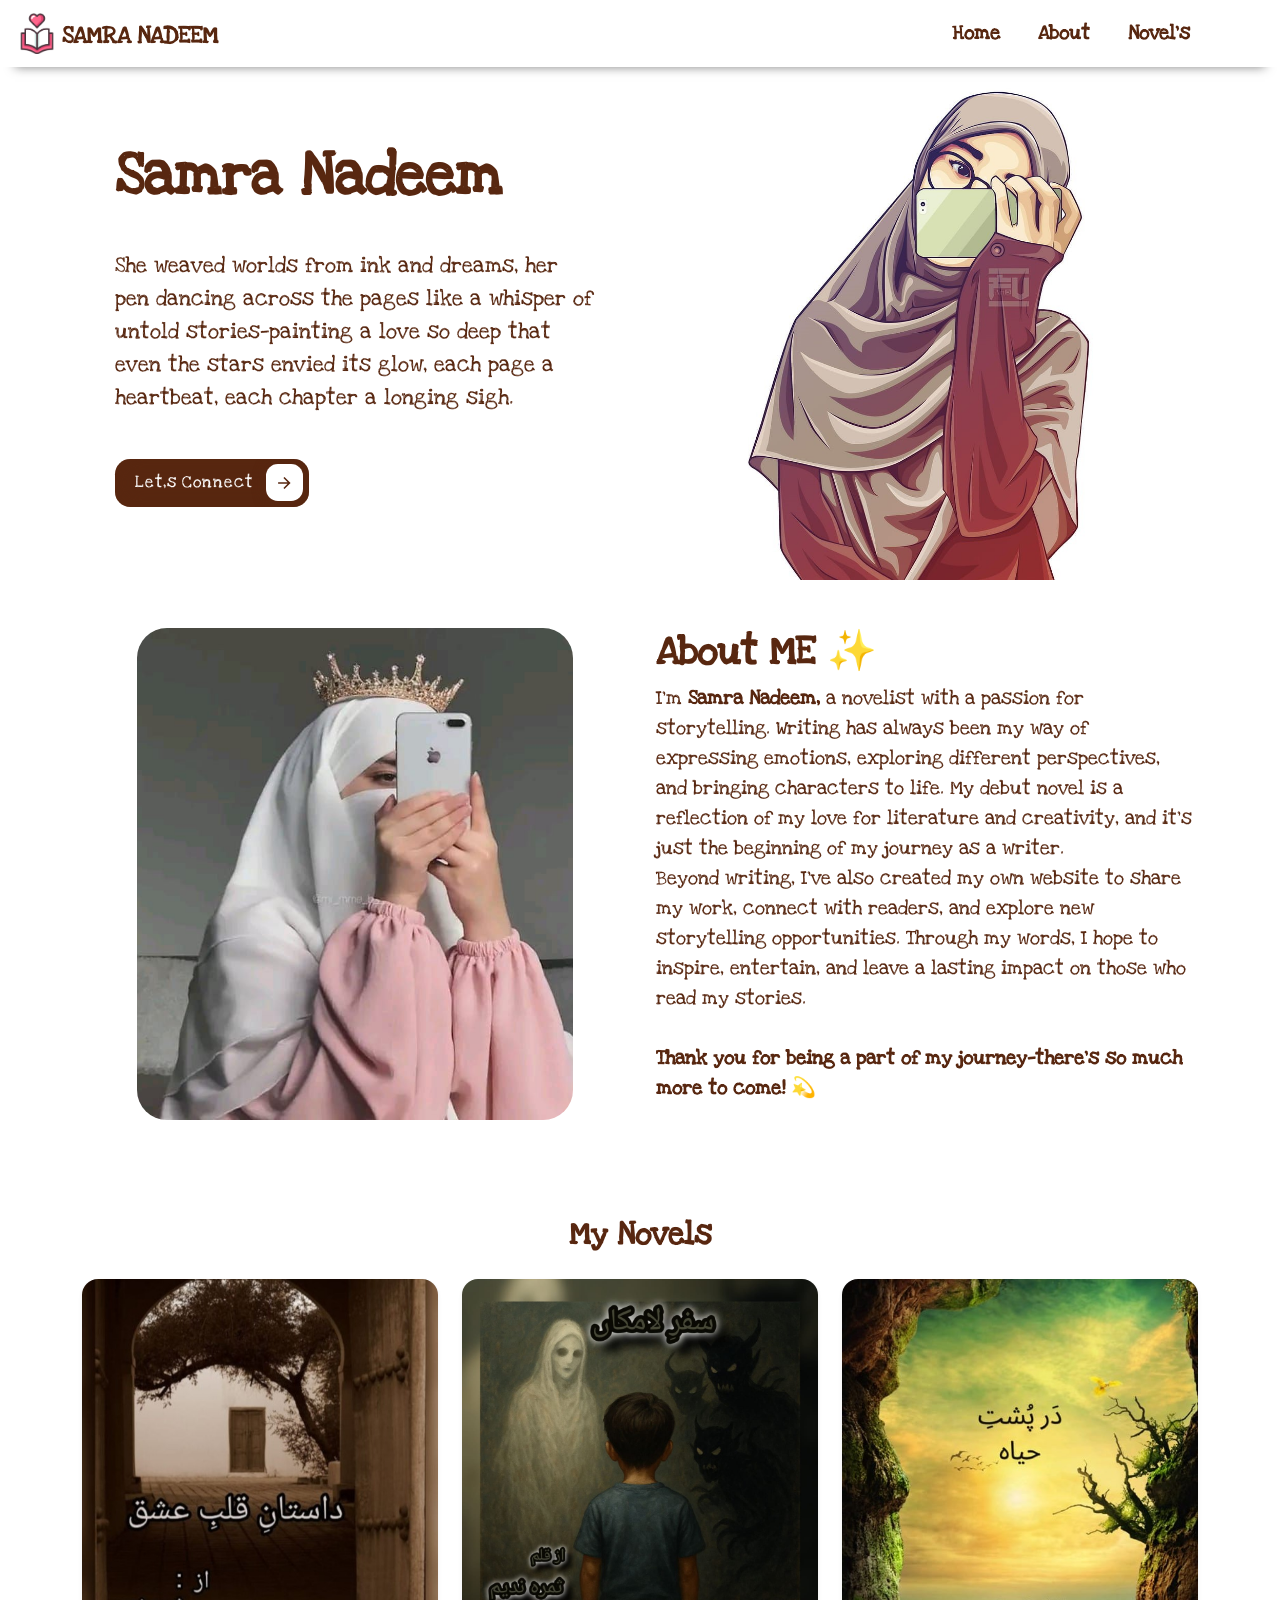
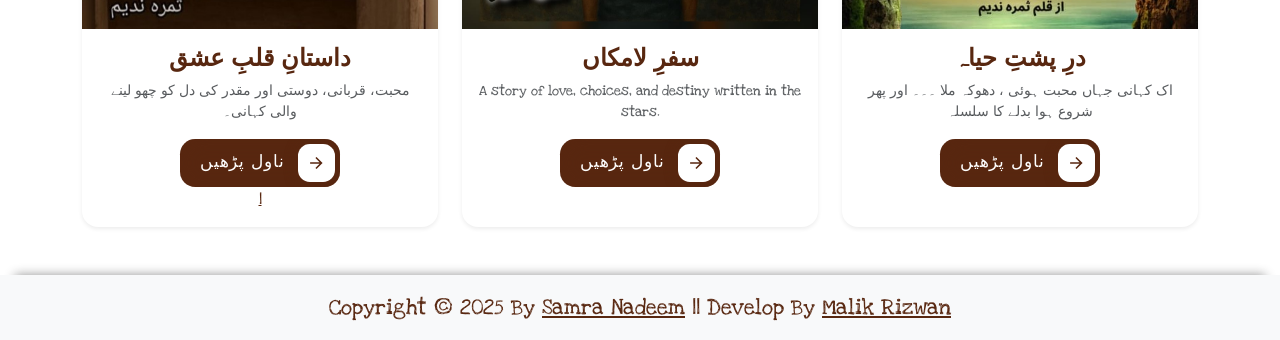
<file: index.html>
<!DOCTYPE html>
<html lang="en">

<head>
    <meta charset="UTF-8">
    <meta name="viewport" content="width=device-width, initial-scale=1.0">
    <title>Samra Nadeem</title>
    <link rel="icon" type="image/x-icon" href="/img/book_5792288.png">
    <link href="https://cdn.jsdelivr.net/npm/bootstrap@5.3.3/dist/css/bootstrap.min.css" rel="stylesheet"
        integrity="sha384-QWTKZyjpPEjISv5WaRU9OFeRpok6YctnYmDr5pNlyT2bRjXh0JMhjY6hW+ALEwIH" crossorigin="anonymous">
    <script src="https://cdn.jsdelivr.net/npm/bootstrap@5.3.3/dist/js/bootstrap.bundle.min.js"
        integrity="sha384-YvpcrYf0tY3lHB60NNkmXc5s9fDVZLESaAA55NDzOxhy9GkcIdslK1eN7N6jIeHz"
        crossorigin="anonymous"></script>

    <link rel="stylesheet" href="style.css">
    <link rel="preconnect" href="https://fonts.googleapis.com">
    <link rel="preconnect" href="https://fonts.gstatic.com" crossorigin>
    <link
        href="https://fonts.googleapis.com/css2?family=David+Libre:wght@400;500;700&family=Inter:ital,opsz,wght@0,14..32,100..900;1,14..32,100..900&family=Love+Ya+Like+A+Sister&family=Plus+Jakarta+Sans:ital,wght@0,200..800;1,200..800&display=swap"
        rel="stylesheet">
</head>


<body>
    <nav class="navbar navbar-expand-md sticky-top">
        <div class="container-fluid">
            <a class="navbar-brand d-flex align-items-end" href="#">
                <img src="img/book_5792288.png" width="50px" alt=""> SAMRA NADEEM
            </a>
            <button class="navbar-toggler" type="button" data-bs-toggle="collapse" data-bs-target="#navbarNavAltMarkup"
                aria-controls="navbarNavAltMarkup" aria-expanded="false" aria-label="Toggle navigation">
                <span class="navbar-toggler-icon"></span>
            </button>
            <div class="collapse navbar-collapse justify-content-end pe-5" id="navbarNavAltMarkup">
                <div class="navbar-nav">
                    <a class="nav-link active" aria-current="page" href="#hero">Home</a>
                    <a class="nav-link" href="#about">About</a>
                    <a class="nav-link" href="#novels">Novel's</a>
                </div>
            </div>
        </div>
    </nav>
    <section class="container-fluid container-lg hero" id="hero">
        <div class="">
            <div class="row d-flex flex-column-reverse flex-md-row">
                <div class="col-12 col-md-6 hero-data">
                    <h2>
                        Samra Nadeem
                    </h2>
                    <p>
                        She weaved worlds from ink and dreams, her pen dancing across the pages like a whisper of untold
                        stories—painting a love so deep that even the stars envied its glow, each page a heartbeat, each
                        chapter a
                        longing sigh.
                    </p>
                    <a href="https://www.instagram.com/samranadeem_official?igsh=d202dnN3azFuOWMz">
                        <button class="cssbuttons-io-button">
                            Let,s Connect
                            <div class="icon">
                                <svg height="24" width="24" viewBox="0 0 24 24" xmlns="http://www.w3.org/2000/svg">
                                    <path d="M0 0h24v24H0z" fill="none"></path>
                                    <path
                                        d="M16.172 11l-5.364-5.364 1.414-1.414L20 12l-7.778 7.778-1.414-1.414L16.172 13H4v-2z"
                                        fill="currentColor"></path>
                                </svg>
                            </div>
                        </button>
                    </a>
                </div>
                <div class="col-12 col-md-6 text-center">
                    <img src="img/hero sec2.jpg" width="80%" alt="">
                </div>
            </div>
        </div>
    </section>

    <div class="about container-fluid container-lg py-3 py-md-5" id="about">
        <div class="row">
            <div class="col-12 col-md-6 text-center">
                <img src="img/about.jpeg" alt="">
            </div>
            <div class="col-12 col-md-6 d-flex flex-column justify-content-center px-3 ">
                <h3>
                    About ME &#10024;
                </h3>
                <p>I'm <b> Samra Nadeem,</b> a novelist with a passion for storytelling. Writing has always been my way
                    of
                    expressing
                    emotions, exploring different perspectives, and bringing characters to life. My debut novel is a
                    reflection of
                    my love for literature and creativity, and it's just the beginning of my journey as a writer.
                    <br>
                    Beyond writing, I’ve also created my own website to share my work, connect with readers, and explore
                    new
                    storytelling opportunities. Through my words, I hope to inspire, entertain, and leave a lasting
                    impact on
                    those who read my stories.
                    <br>
                    <br>
                    <b>
                        Thank you for being a part of my journey—there’s so much more to come! 💫</b>
                </p>
            </div>
        </div>
    </div>
    <div class="container-fluid container-lg py-5" id="novels">
        <h2 class="text-center mb-4" style="font-weight:700;">My Novels</h2>

        <div class="row g-4">

            <!-- Novel 1 -->
            <div class="col-12 col-md-4">
                <div class="card  shadow-sm border-0 rounded-4 h-100">
                    <img src="img/novel1.jpg" class="card-img-top rounded-top-4"
                        style="height:350px; object-fit:cover;">
                    <div class="card-body text-center">
                        <h4 class="fw-bold">داستانِ قلبِ عشق</h4>
                        <p class="text-muted small">
                            محبت، قربانی، دوستی اور مقدر کی دل کو چھو لینے والی کہانی۔
                        </p>
                        <a href="./Dastan-e_Ishq.html">
                            <button class="cssbuttons-io-button m-auto">
                                ناول پڑھیں
                                <div class="icon">
                                    <svg height="24" width="24" viewBox="0 0 24 24" xmlns="http://www.w3.org/2000/svg">
                                        <path d="M0 0h24v24H0z" fill="none"></path>
                                        <path
                                            d="M16.172 11l-5.364-5.364 1.414-1.414L20 12l-7.778 7.778-1.414-1.414L16.172 13H4v-2z"
                                            fill="currentColor"></path>
                                    </svg>
                                </div>
                            </button>|
                        </a>
                    </div>
                </div>
            </div>

            <!-- Novel 2 -->
            <div class="col-12 col-md-4">
                <div class="card shadow-sm border-0 rounded-4 h-100">
                    <img src="./img/Safar-e-La-Makan.jpg" class="card-img-top rounded-top-4"
                        style="height:350px; object-fit:cover;">
                    <div class="card-body text-center">
                        <h4 class="fw-bold">سفرِ لامکاں</h4>
                        <p class="text-muted small">
                            A story of love, choices, and destiny written in the stars.
                        </p>
                        <a href="/Safar-e-lamahak.html">
                            <button class="cssbuttons-io-button m-auto">
                                ناول پڑھیں
                                <div class="icon">
                                    <svg height="24" width="24" viewBox="0 0 24 24" xmlns="http://www.w3.org/2000/svg">
                                        <path d="M0 0h24v24H0z" fill="none"></path>
                                        <path
                                            d="M16.172 11l-5.364-5.364 1.414-1.414L20 12l-7.778 7.778-1.414-1.414L16.172 13H4v-2z"
                                            fill="currentColor"></path>
                                    </svg>
                                </div>
                            </button>
                        </a>
                    </div>
                </div>
            </div>

            <!-- Novel 3 -->
            <div class="col-12 col-md-4">
                <div class="card shadow-sm border-0 rounded-4 h-100">
                    <img src="./img/dar-push haya.jpg" class="card-img-top rounded-top-4"
                        style="height:350px; object-fit:cover;">
                    <div class="card-body text-center">
                        <h4 class="fw-bold">درِ پشتِ حیاہ</h4>
                        <p class="text-muted small">
                            اک کہانی جہاں محبت ہوئی ، دھوکہ ملا ۔۔۔ اور پھر شروع ہوا بدلے کا سلسلہ
                        </p>
                        <a href="/Dar-e-Pusht.html">
                            <button class="cssbuttons-io-button m-auto">
                                ناول پڑھیں
                                <div class="icon">
                                    <svg height="24" width="24" viewBox="0 0 24 24" xmlns="http://www.w3.org/2000/svg">
                                        <path d="M0 0h24v24H0z" fill="none"></path>
                                        <path
                                            d="M16.172 11l-5.364-5.364 1.414-1.414L20 12l-7.778 7.778-1.414-1.414L16.172 13H4v-2z"
                                            fill="currentColor"></path>
                                    </svg>
                                </div>
                            </button>
                        </a>
                    </div>
                </div>
            </div>

        </div>
    </div>


    <!-- <section class="container-fluid container-lg novel1 text-center pb-5 " id="novel1">
        <iframe class="pdf" src="https://drive.google.com/file/d/1pfkQuyem9XzbPC809JdVNKX9_Ne6E4vK/preview">
        </iframe>

        <a href="img/novel1.pdf">
            <button class="cssbuttons-io-button2 my-3">
                <svg xmlns="http://www.w3.org/2000/svg" viewBox="0 0 24 24" width="24" height="24">
                    <path fill="none" d="M0 0h24v24H0z"></path>
                    <path fill="currentColor"
                        d="M1 14.5a6.496 6.496 0 0 1 3.064-5.519 8.001 8.001 0 0 1 15.872 0 6.5 6.5 0 0 1-2.936 12L7 21c-3.356-.274-6-3.078-6-6.5zm15.848 4.487a4.5 4.5 0 0 0 2.03-8.309l-.807-.503-.12-.942a6.001 6.001 0 0 0-11.903 0l-.12.942-.805.503a4.5 4.5 0 0 0 2.029 8.309l.173.013h9.35l.173-.013zM13 12h3l-4 5-4-5h3V8h2v4z">
                    </path>
                </svg>
                <span>Download</span>
            </button>
        </a>
    </section> -->

    <footer class="bg-body-tertiary text-center py-3">
        Copyright &#169; 2025 By <a href="https://www.instagram.com/samranadeem_official?igsh=d202dnN3azFuOWMz">Samra
            Nadeem</a> || Develop By <a href="https://malik-rizwan0.github.io/Portfolio-Website/">Malik Rizwan</a>
    </footer>
</body>

</html>
</file>
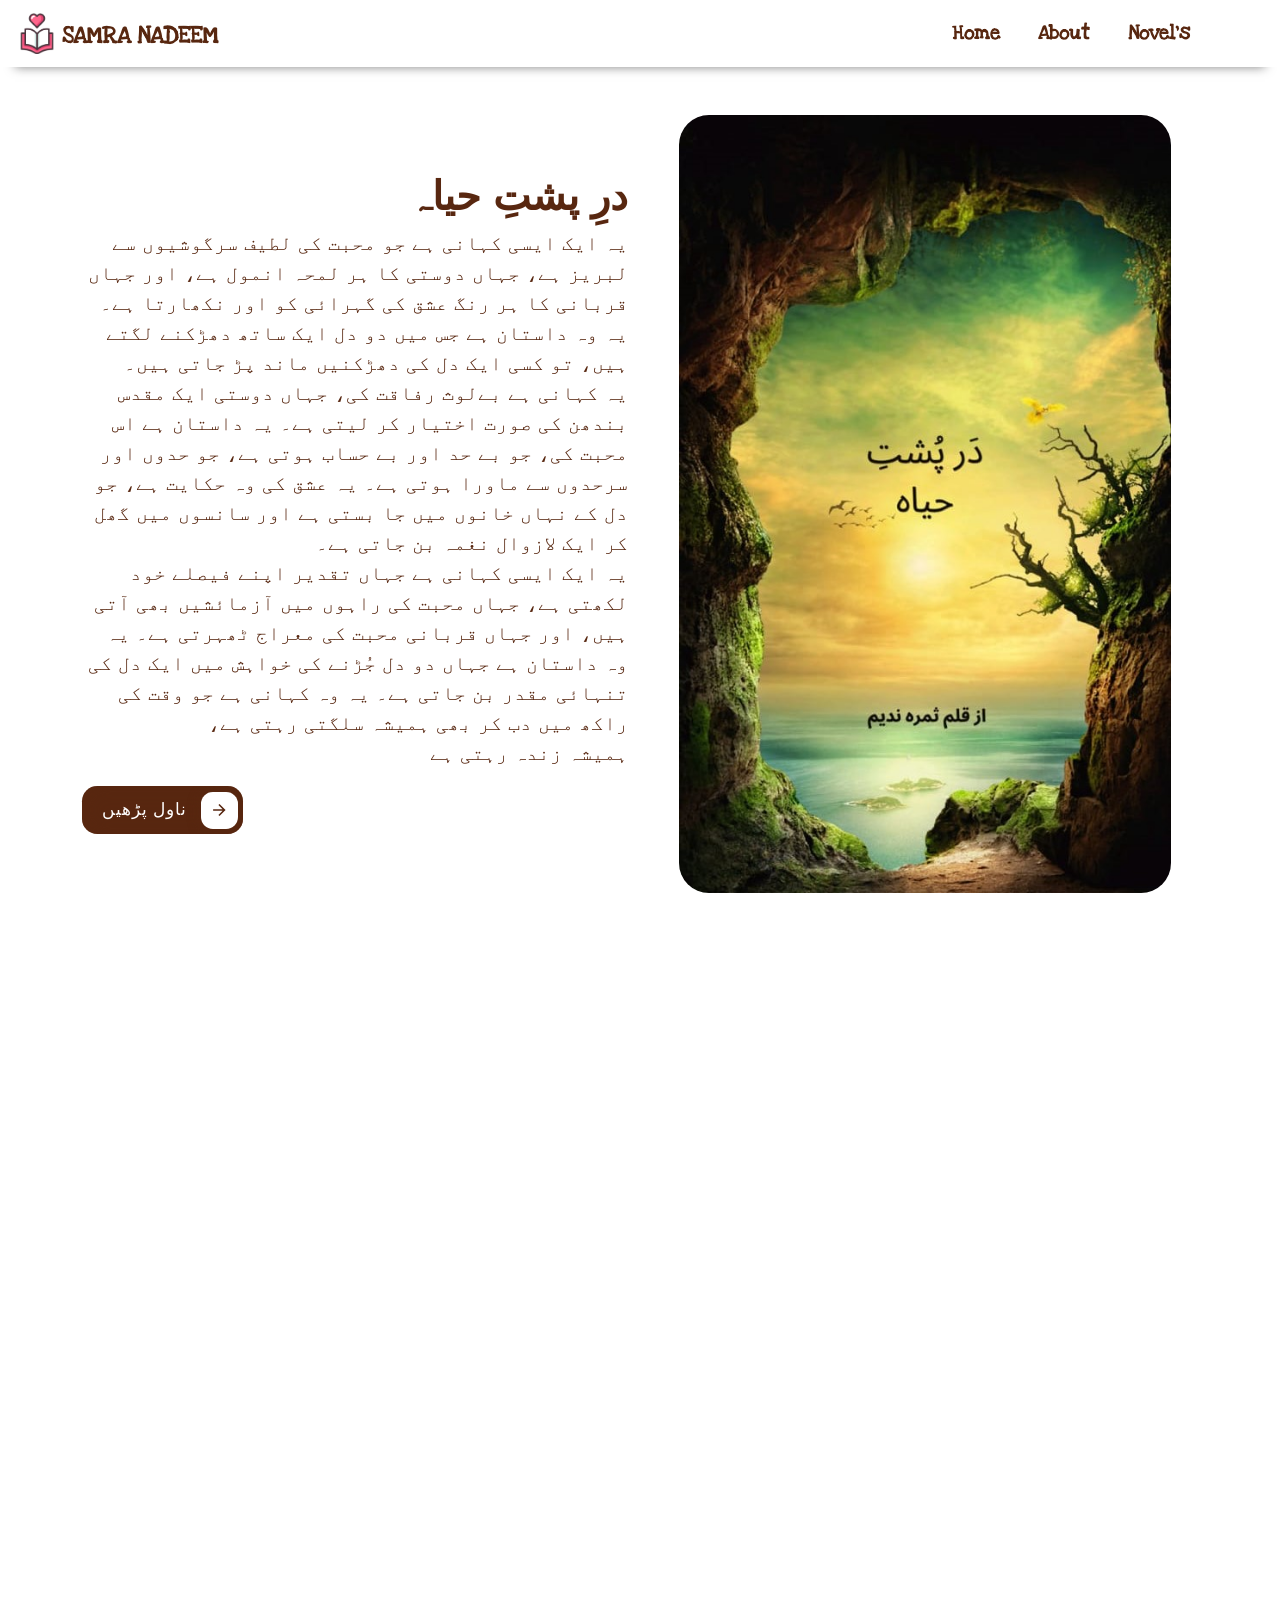
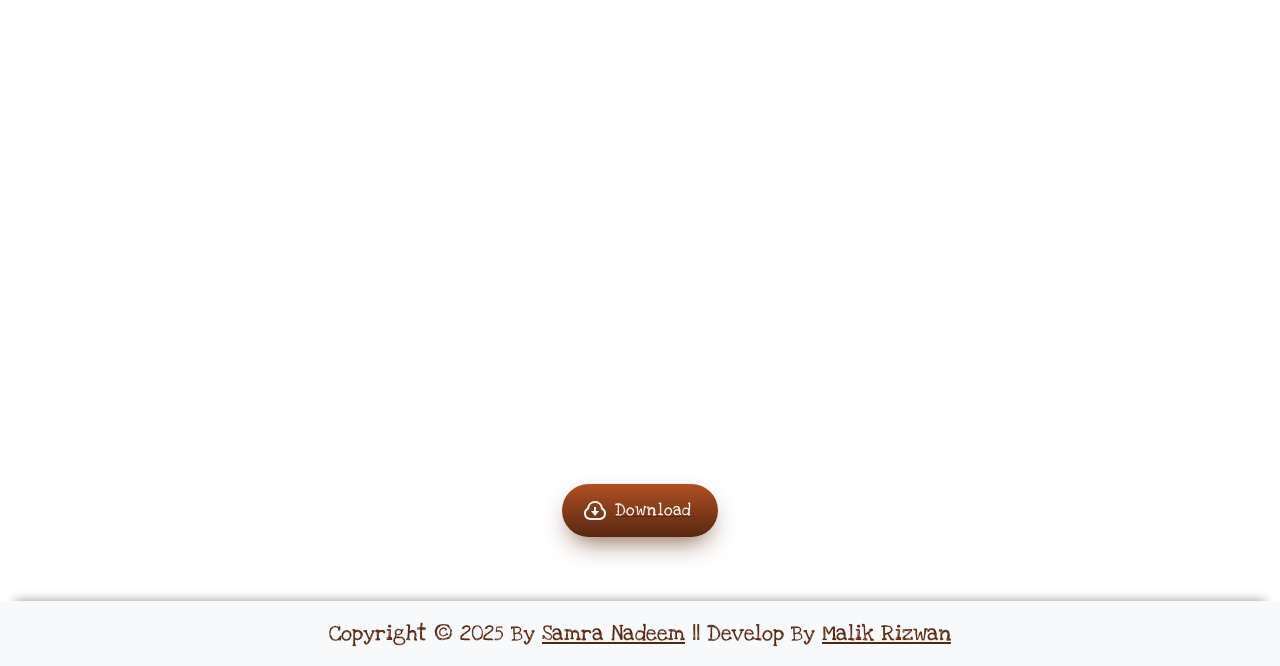
<file: Dar-e-Pusht.html>
<!DOCTYPE html>
<html lang="en">

<head>
  <meta charset="UTF-8">
  <meta name="viewport" content="width=device-width, initial-scale=1.0">
  <title>Samra Nadeem</title>
  <link rel="icon" type="image/x-icon" href="/img/book_5792288.png">
  <link href="https://cdn.jsdelivr.net/npm/bootstrap@5.3.3/dist/css/bootstrap.min.css" rel="stylesheet"
    integrity="sha384-QWTKZyjpPEjISv5WaRU9OFeRpok6YctnYmDr5pNlyT2bRjXh0JMhjY6hW+ALEwIH" crossorigin="anonymous">
  <script src="https://cdn.jsdelivr.net/npm/bootstrap@5.3.3/dist/js/bootstrap.bundle.min.js"
    integrity="sha384-YvpcrYf0tY3lHB60NNkmXc5s9fDVZLESaAA55NDzOxhy9GkcIdslK1eN7N6jIeHz"
    crossorigin="anonymous"></script>

  <link rel="stylesheet" href="style.css">
  <link rel="preconnect" href="https://fonts.googleapis.com">
  <link rel="preconnect" href="https://fonts.gstatic.com" crossorigin>
  <link
    href="https://fonts.googleapis.com/css2?family=David+Libre:wght@400;500;700&family=Inter:ital,opsz,wght@0,14..32,100..900;1,14..32,100..900&family=Love+Ya+Like+A+Sister&family=Plus+Jakarta+Sans:ital,wght@0,200..800;1,200..800&display=swap"
    rel="stylesheet">
</head>

<body>
  <nav class="navbar navbar-expand-md sticky-top">
    <div class="container-fluid">
      <a class="navbar-brand d-flex align-items-end" href="#">
        <img src="img/book_5792288.png" width="50px" alt=""> SAMRA NADEEM
      </a>
      <button class="navbar-toggler" type="button" data-bs-toggle="collapse" data-bs-target="#navbarNavAltMarkup"
        aria-controls="navbarNavAltMarkup" aria-expanded="false" aria-label="Toggle navigation">
        <span class="navbar-toggler-icon"></span>
      </button>
      <div class="collapse navbar-collapse justify-content-end pe-5" id="navbarNavAltMarkup">
        <div class="navbar-nav">
          <a class="nav-link active" aria-current="page" href="#hero">Home</a>
          <a class="nav-link" href="#about">About</a>
          <a class="nav-link" href="#novels">Novel's</a>
        </div>
      </div>
    </div>
  </nav>
  <div class="container-fluid container-lg py-3 py-md-5 novels" id="novels">
    <div class="novel">
      <div class="row d-flex flex-column-reverse flex-md-row">
        <div class="col-12 col-md-6 text-end d-flex flex-column justify-content-center ">
          <h3>درِ پشتِ حیاہ</h3>
          <p>

            یہ ایک ایسی کہانی ہے جو محبت کی لطیف سرگوشیوں سے لبریز ہے، جہاں دوستی کا ہر لمحہ انمول ہے، اور جہاں قربانی
            کا ہر رنگ عشق کی گہرائی کو اور نکھارتا ہے۔ یہ وہ داستان ہے جس میں دو دل ایک ساتھ دھڑکنے لگتے ہیں، تو کسی ایک
            دل کی دھڑکنیں ماند پڑ جاتی ہیں۔
            <br>
            یہ کہانی ہے بےلوث رفاقت کی، جہاں دوستی ایک مقدس بندھن کی صورت اختیار کر لیتی ہے۔ یہ داستان ہے اس محبت کی، جو
            بے حد اور بے حساب ہوتی ہے، جو حدوں اور سرحدوں سے ماورا ہوتی ہے۔ یہ عشق کی وہ حکایت ہے، جو دل کے نہاں خانوں
            میں جا بستی ہے اور سانسوں میں گھل کر ایک لازوال نغمہ بن جاتی ہے۔
            <br>
            یہ ایک ایسی کہانی ہے جہاں تقدیر اپنے فیصلے خود لکھتی ہے، جہاں محبت کی راہوں میں آزمائشیں بھی آتی ہیں، اور
            جہاں قربانی محبت کی معراج ٹھہرتی ہے۔ یہ وہ داستان ہے جہاں دو دل جُڑنے کی خواہش میں ایک دل کی تنہائی مقدر بن
            جاتی ہے۔ یہ وہ کہانی ہے جو وقت کی راکھ میں دب کر بھی ہمیشہ سلگتی رہتی ہے، ہمیشہ زندہ رہتی ہے
          </p>
          <a href="#novel1" class="">
            <button class="cssbuttons-io-button">
              <div class="icon">
                <svg height="24" width="24" viewBox="0 0 24 24" xmlns="http://www.w3.org/2000/svg">
                  <path d="M0 0h24v24H0z" fill="none"></path>
                  <path d="M16.172 11l-5.364-5.364 1.414-1.414L20 12l-7.778 7.778-1.414-1.414L16.172 13H4v-2z"
                    fill="currentColor"></path>
                </svg>
              </div>
              ناول پڑھیں
            </button>
          </a>
        </div>
        <div class="col-12 col-md-6  text-center">
          <img src="img/dar-push haya.jpg" alt="">
        </div>

      </div>
    </div>
  </div>


  <section class="container-fluid container-lg novel1 text-center pb-5 " id="novel1">
    <iframe class="pdf" src="/img/Dar pusht e haya .pdf#toolbar=0&navpanes=0&scrollbar=0">
    </iframe>

    <a href="img/Dar pusht e haya .pdf">
      <button class="cssbuttons-io-button2 my-3">
        <svg xmlns="http://www.w3.org/2000/svg" viewBox="0 0 24 24" width="24" height="24">
          <path fill="none" d="M0 0h24v24H0z"></path>
          <path fill="currentColor"
            d="M1 14.5a6.496 6.496 0 0 1 3.064-5.519 8.001 8.001 0 0 1 15.872 0 6.5 6.5 0 0 1-2.936 12L7 21c-3.356-.274-6-3.078-6-6.5zm15.848 4.487a4.5 4.5 0 0 0 2.03-8.309l-.807-.503-.12-.942a6.001 6.001 0 0 0-11.903 0l-.12.942-.805.503a4.5 4.5 0 0 0 2.029 8.309l.173.013h9.35l.173-.013zM13 12h3l-4 5-4-5h3V8h2v4z">
          </path>
        </svg>
        <span>Download</span>
      </button>
    </a>
  </section>
  <footer class="bg-body-tertiary text-center py-3">
    Copyright &#169; 2025 By <a href="https://www.instagram.com/samranadeem_official?igsh=d202dnN3azFuOWMz">Samra
      Nadeem</a> || Develop By <a href="https://malik-rizwan0.github.io/Portfolio-Website/">Malik Rizwan</a>
  </footer>
</body>

</html>
</file>
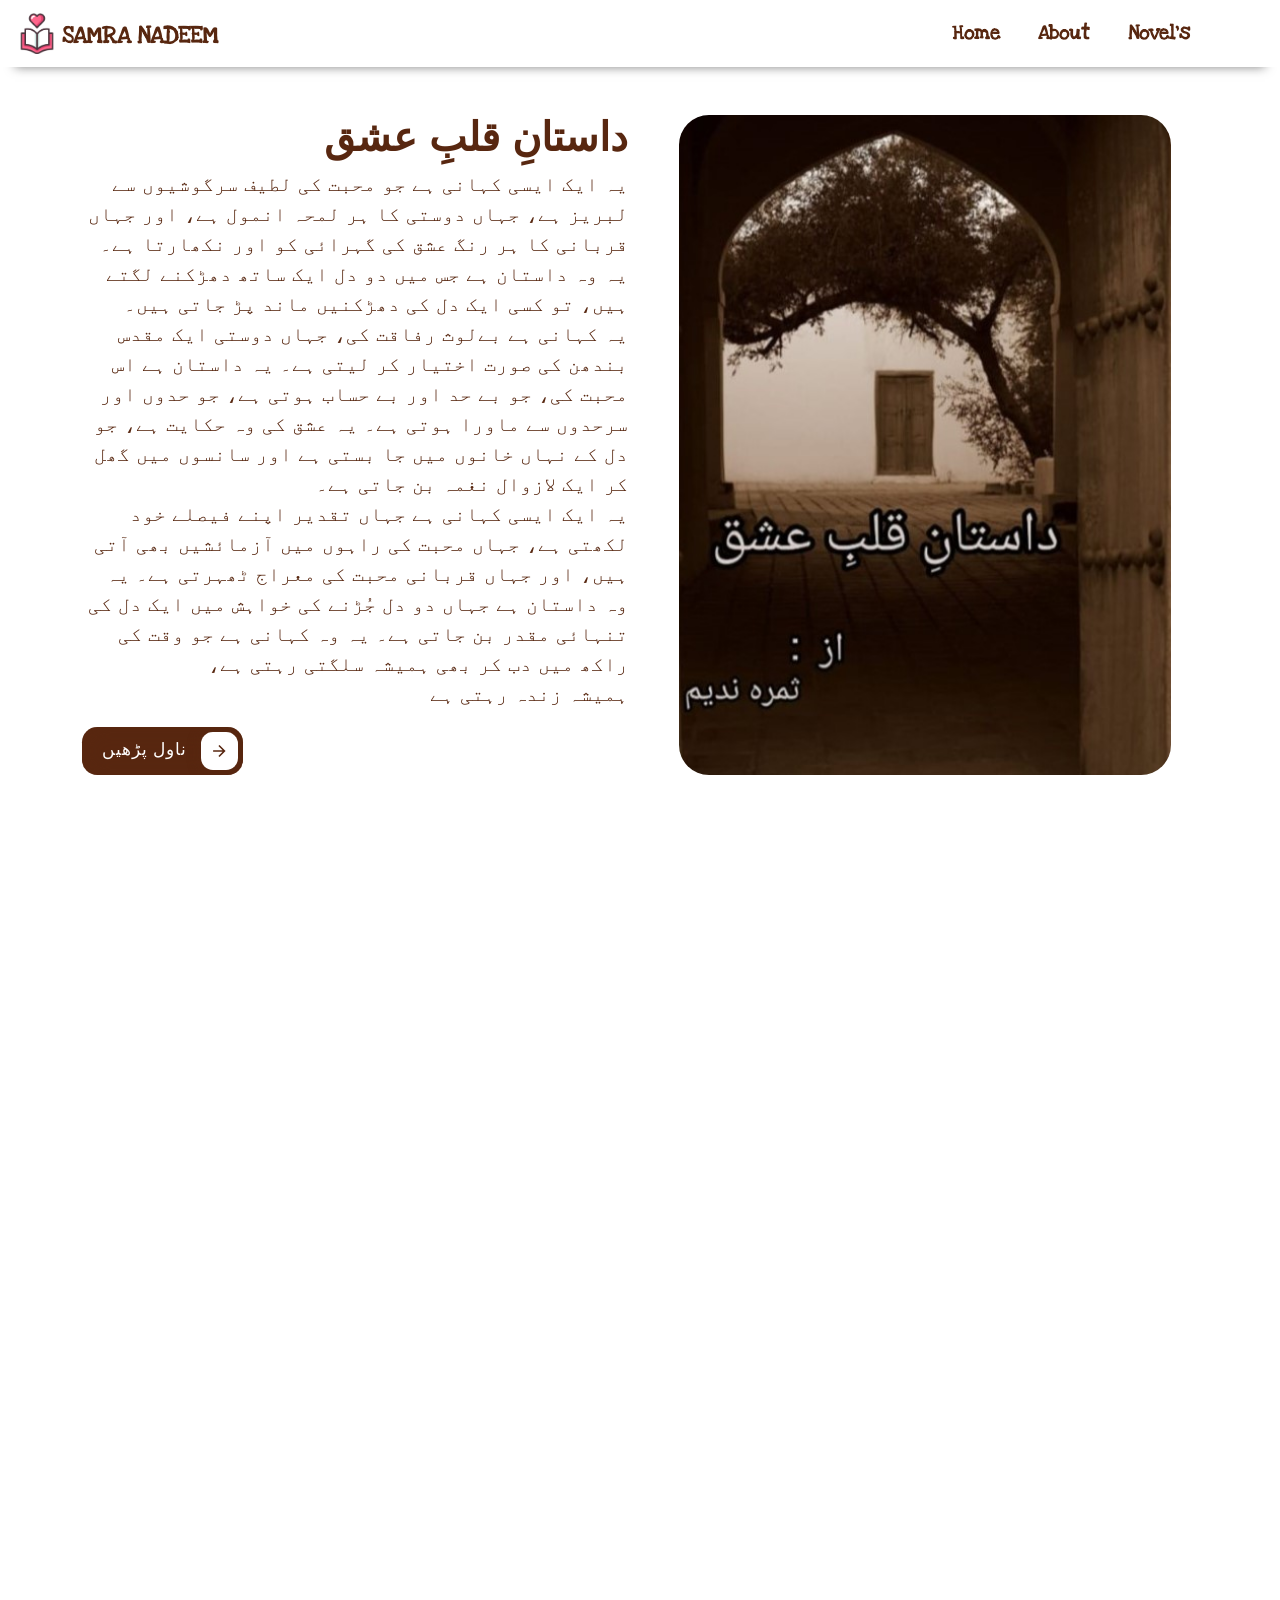
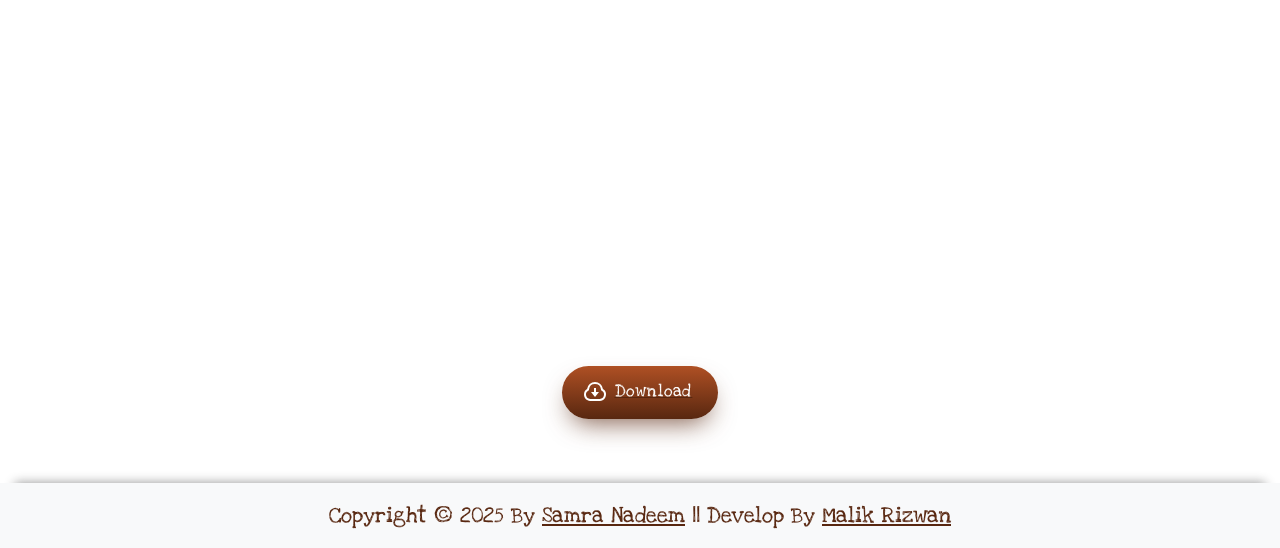
<file: Dastan-e_Ishq.html>
<!DOCTYPE html>
<html lang="en">

<head>
  <meta charset="UTF-8">
  <meta name="viewport" content="width=device-width, initial-scale=1.0">
  <title>Samra Nadeem</title>
  <link rel="icon" type="image/x-icon" href="/img/book_5792288.png">
  <link href="https://cdn.jsdelivr.net/npm/bootstrap@5.3.3/dist/css/bootstrap.min.css" rel="stylesheet"
    integrity="sha384-QWTKZyjpPEjISv5WaRU9OFeRpok6YctnYmDr5pNlyT2bRjXh0JMhjY6hW+ALEwIH" crossorigin="anonymous">
  <script src="https://cdn.jsdelivr.net/npm/bootstrap@5.3.3/dist/js/bootstrap.bundle.min.js"
    integrity="sha384-YvpcrYf0tY3lHB60NNkmXc5s9fDVZLESaAA55NDzOxhy9GkcIdslK1eN7N6jIeHz"
    crossorigin="anonymous"></script>

  <link rel="stylesheet" href="style.css">
  <link rel="preconnect" href="https://fonts.googleapis.com">
  <link rel="preconnect" href="https://fonts.gstatic.com" crossorigin>
  <link
    href="https://fonts.googleapis.com/css2?family=David+Libre:wght@400;500;700&family=Inter:ital,opsz,wght@0,14..32,100..900;1,14..32,100..900&family=Love+Ya+Like+A+Sister&family=Plus+Jakarta+Sans:ital,wght@0,200..800;1,200..800&display=swap"
    rel="stylesheet">
</head>

<body>
  <nav class="navbar navbar-expand-md sticky-top">
    <div class="container-fluid">
      <a class="navbar-brand d-flex align-items-end" href="#">
        <img src="img/book_5792288.png" width="50px" alt=""> SAMRA NADEEM
      </a>
      <button class="navbar-toggler" type="button" data-bs-toggle="collapse" data-bs-target="#navbarNavAltMarkup"
        aria-controls="navbarNavAltMarkup" aria-expanded="false" aria-label="Toggle navigation">
        <span class="navbar-toggler-icon"></span>
      </button>
      <div class="collapse navbar-collapse justify-content-end pe-5" id="navbarNavAltMarkup">
        <div class="navbar-nav">
          <a class="nav-link active" aria-current="page" href="#hero">Home</a>
          <a class="nav-link" href="#about">About</a>
          <a class="nav-link" href="#novels">Novel's</a>
        </div>
      </div>
    </div>
  </nav>
  <div class="container-fluid container-lg py-3 py-md-5 novels" id="novels">
    <div class="novel">
      <div class="row d-flex flex-column-reverse flex-md-row">
        <div class="col-12 col-md-6 text-end d-flex flex-column justify-content-center ">
          <h3>داستانِ قلبِ عشق</h3>
          <p>

            یہ ایک ایسی کہانی ہے جو محبت کی لطیف سرگوشیوں سے لبریز ہے، جہاں دوستی کا ہر لمحہ انمول ہے، اور جہاں قربانی
            کا ہر رنگ عشق کی گہرائی کو اور نکھارتا ہے۔ یہ وہ داستان ہے جس میں دو دل ایک ساتھ دھڑکنے لگتے ہیں، تو کسی ایک
            دل کی دھڑکنیں ماند پڑ جاتی ہیں۔
            <br>
            یہ کہانی ہے بےلوث رفاقت کی، جہاں دوستی ایک مقدس بندھن کی صورت اختیار کر لیتی ہے۔ یہ داستان ہے اس محبت کی، جو
            بے حد اور بے حساب ہوتی ہے، جو حدوں اور سرحدوں سے ماورا ہوتی ہے۔ یہ عشق کی وہ حکایت ہے، جو دل کے نہاں خانوں
            میں جا بستی ہے اور سانسوں میں گھل کر ایک لازوال نغمہ بن جاتی ہے۔
            <br>
            یہ ایک ایسی کہانی ہے جہاں تقدیر اپنے فیصلے خود لکھتی ہے، جہاں محبت کی راہوں میں آزمائشیں بھی آتی ہیں، اور
            جہاں قربانی محبت کی معراج ٹھہرتی ہے۔ یہ وہ داستان ہے جہاں دو دل جُڑنے کی خواہش میں ایک دل کی تنہائی مقدر بن
            جاتی ہے۔ یہ وہ کہانی ہے جو وقت کی راکھ میں دب کر بھی ہمیشہ سلگتی رہتی ہے، ہمیشہ زندہ رہتی ہے
          </p>
          <a href="#novel1" class="">
            <button class="cssbuttons-io-button">
              <div class="icon">
                <svg height="24" width="24" viewBox="0 0 24 24" xmlns="http://www.w3.org/2000/svg">
                  <path d="M0 0h24v24H0z" fill="none"></path>
                  <path d="M16.172 11l-5.364-5.364 1.414-1.414L20 12l-7.778 7.778-1.414-1.414L16.172 13H4v-2z"
                    fill="currentColor"></path>
                </svg>
              </div>
              ناول پڑھیں
            </button>
          </a>
        </div>
        <div class="col-12 col-md-6  text-center">
          <img src="img/novel1.jpg" alt="">
        </div>

      </div>
    </div>
  </div>


  <section class="container-fluid container-lg novel1 text-center pb-5 " id="novel1">
    <iframe class="pdf" src="https://drive.google.com/file/d/1pfkQuyem9XzbPC809JdVNKX9_Ne6E4vK/preview">
    </iframe>

    <a href="img/novel1.pdf">
      <button class="cssbuttons-io-button2 my-3">
        <svg xmlns="http://www.w3.org/2000/svg" viewBox="0 0 24 24" width="24" height="24">
          <path fill="none" d="M0 0h24v24H0z"></path>
          <path fill="currentColor"
            d="M1 14.5a6.496 6.496 0 0 1 3.064-5.519 8.001 8.001 0 0 1 15.872 0 6.5 6.5 0 0 1-2.936 12L7 21c-3.356-.274-6-3.078-6-6.5zm15.848 4.487a4.5 4.5 0 0 0 2.03-8.309l-.807-.503-.12-.942a6.001 6.001 0 0 0-11.903 0l-.12.942-.805.503a4.5 4.5 0 0 0 2.029 8.309l.173.013h9.35l.173-.013zM13 12h3l-4 5-4-5h3V8h2v4z">
          </path>
        </svg>
        <span>Download</span>
      </button>
    </a>
  </section>
  <footer class="bg-body-tertiary text-center py-3">
    Copyright &#169; 2025 By <a href="https://www.instagram.com/samranadeem_official?igsh=d202dnN3azFuOWMz">Samra
      Nadeem</a> || Develop By <a href="https://malik-rizwan0.github.io/Portfolio-Website/">Malik Rizwan</a>
  </footer>

</body>

</html>
</file>
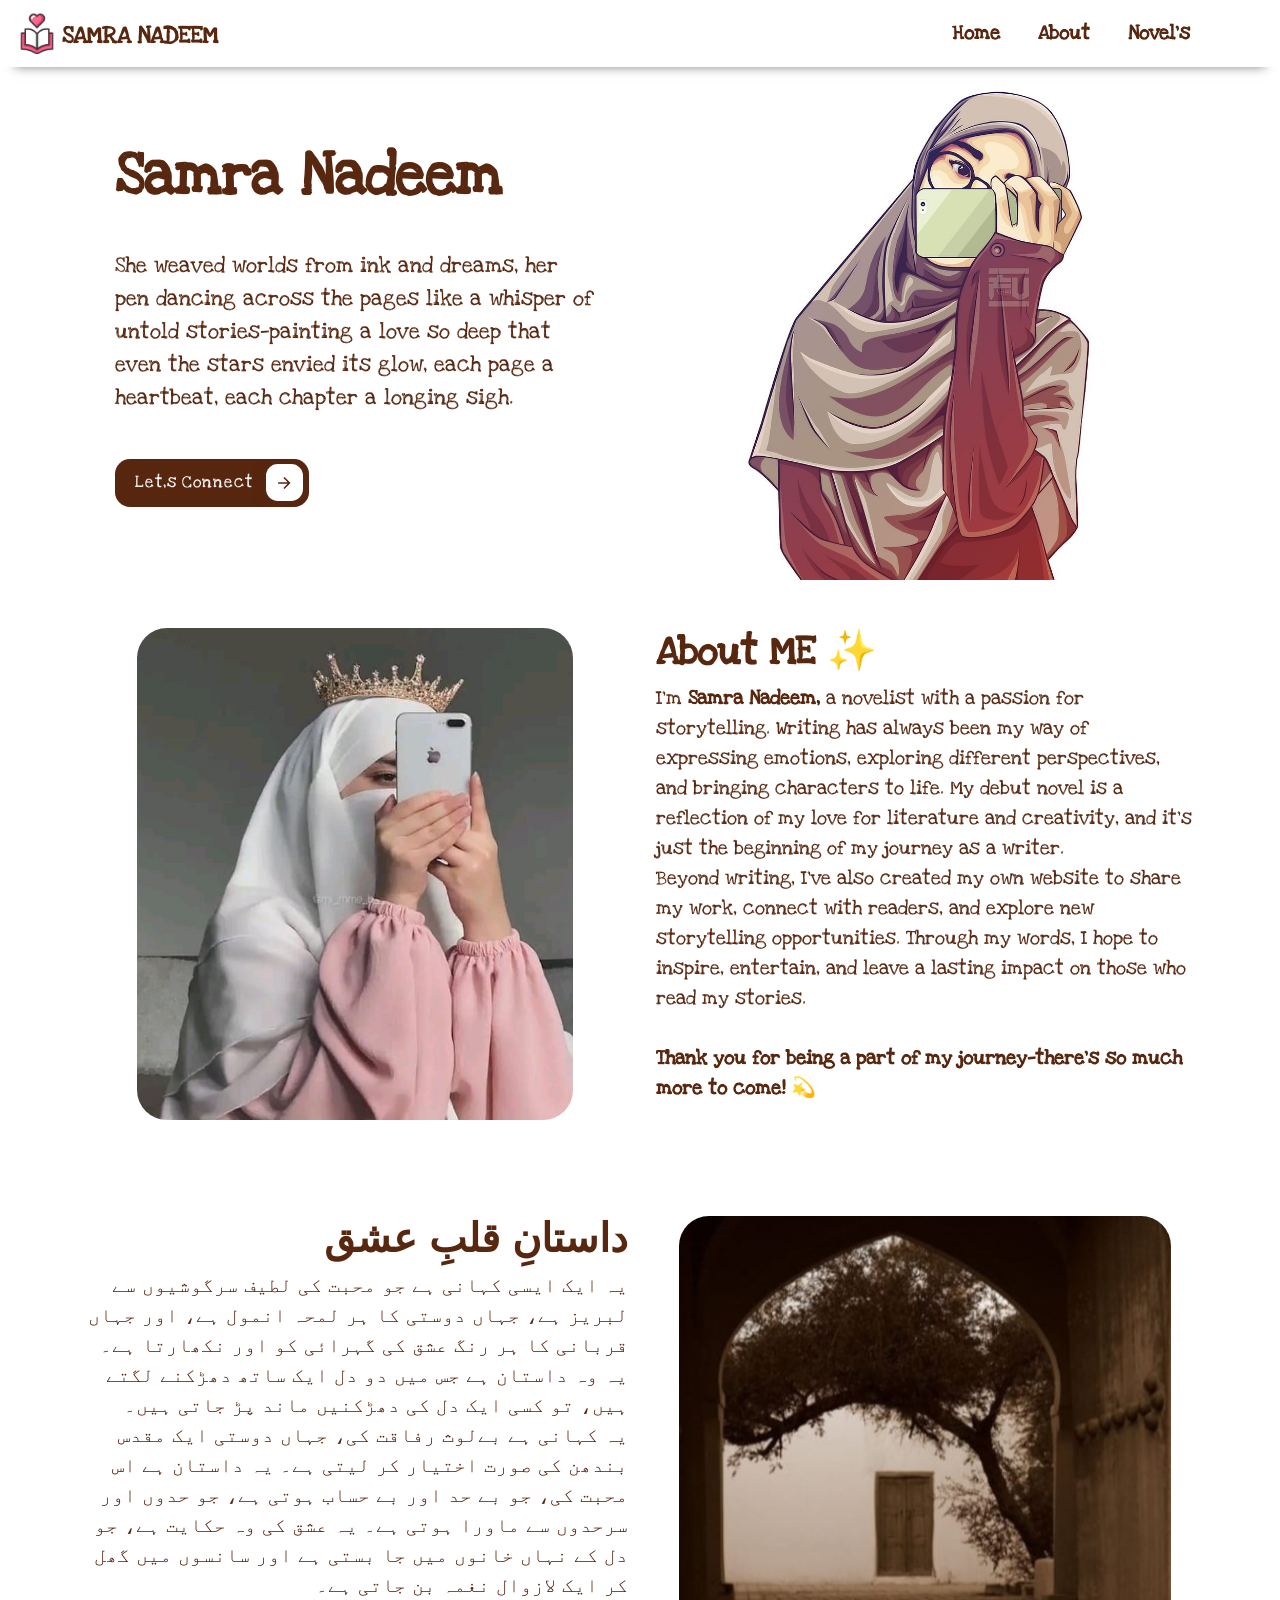
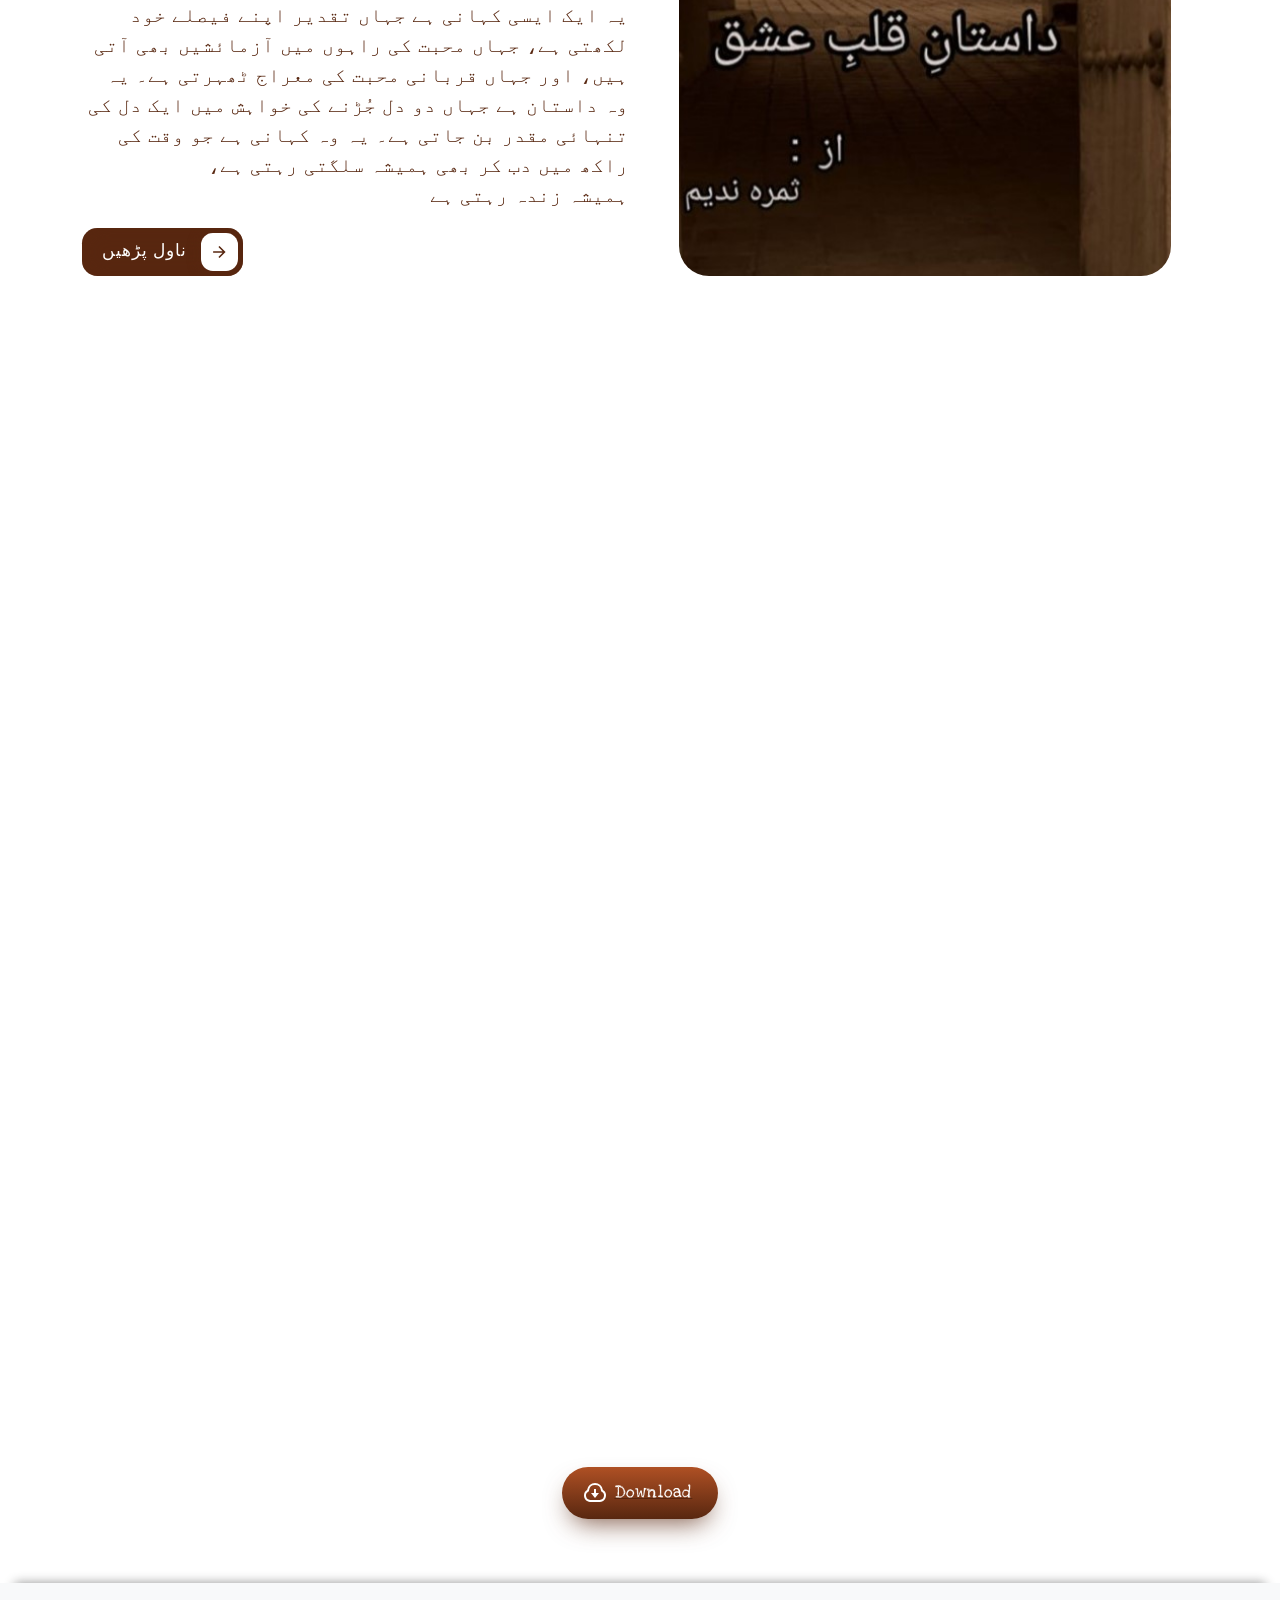
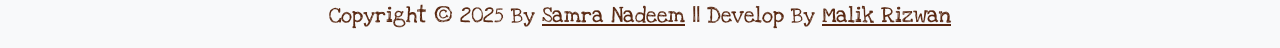
<file: oldindex.html>
<!DOCTYPE html>
<html lang="en">

<head>
  <meta charset="UTF-8">
  <meta name="viewport" content="width=device-width, initial-scale=1.0">
  <title>Samra Nadeem</title>
  <link rel="icon" type="image/x-icon" href="/img/book_5792288.png">
  <link href="https://cdn.jsdelivr.net/npm/bootstrap@5.3.3/dist/css/bootstrap.min.css" rel="stylesheet"
    integrity="sha384-QWTKZyjpPEjISv5WaRU9OFeRpok6YctnYmDr5pNlyT2bRjXh0JMhjY6hW+ALEwIH" crossorigin="anonymous">
  <script src="https://cdn.jsdelivr.net/npm/bootstrap@5.3.3/dist/js/bootstrap.bundle.min.js"
    integrity="sha384-YvpcrYf0tY3lHB60NNkmXc5s9fDVZLESaAA55NDzOxhy9GkcIdslK1eN7N6jIeHz"
    crossorigin="anonymous"></script>

  <link rel="stylesheet" href="style.css">
  <link rel="preconnect" href="https://fonts.googleapis.com">
  <link rel="preconnect" href="https://fonts.gstatic.com" crossorigin>
  <link
    href="https://fonts.googleapis.com/css2?family=David+Libre:wght@400;500;700&family=Inter:ital,opsz,wght@0,14..32,100..900;1,14..32,100..900&family=Love+Ya+Like+A+Sister&family=Plus+Jakarta+Sans:ital,wght@0,200..800;1,200..800&display=swap"
    rel="stylesheet">
</head>


<body>
  <nav class="navbar navbar-expand-md sticky-top">
    <div class="container-fluid">
      <a class="navbar-brand d-flex align-items-end" href="#">
        <img src="img/book_5792288.png" width="50px" alt=""> SAMRA NADEEM
      </a>
      <button class="navbar-toggler" type="button" data-bs-toggle="collapse" data-bs-target="#navbarNavAltMarkup"
        aria-controls="navbarNavAltMarkup" aria-expanded="false" aria-label="Toggle navigation">
        <span class="navbar-toggler-icon"></span>
      </button>
      <div class="collapse navbar-collapse justify-content-end pe-5" id="navbarNavAltMarkup">
        <div class="navbar-nav">
          <a class="nav-link active" aria-current="page" href="#hero">Home</a>
          <a class="nav-link" href="#about">About</a>
          <a class="nav-link" href="#novels">Novel's</a>
        </div>
      </div>
    </div>
  </nav>
  <section class="container-fluid container-lg hero" id="hero">
    <div class="">
      <div class="row d-flex flex-column-reverse flex-md-row">
        <div class="col-12 col-md-6 hero-data">
          <h2>
            Samra Nadeem
          </h2>
          <p>
            She weaved worlds from ink and dreams, her pen dancing across the pages like a whisper of untold
            stories—painting a love so deep that even the stars envied its glow, each page a heartbeat, each chapter a
            longing sigh.
          </p>
          <a href="https://www.instagram.com/samranadeem_official?igsh=d202dnN3azFuOWMz">
            <button class="cssbuttons-io-button">
              Let,s Connect
              <div class="icon">
                <svg height="24" width="24" viewBox="0 0 24 24" xmlns="http://www.w3.org/2000/svg">
                  <path d="M0 0h24v24H0z" fill="none"></path>
                  <path d="M16.172 11l-5.364-5.364 1.414-1.414L20 12l-7.778 7.778-1.414-1.414L16.172 13H4v-2z"
                    fill="currentColor"></path>
                </svg>
              </div>
            </button>
          </a>
        </div>
        <div class="col-12 col-md-6 text-center">
          <img src="img/hero sec2.jpg" width="80%" alt="">
        </div>
      </div>
    </div>
  </section>

  <div class="about container-fluid container-lg py-3 py-md-5" id="about">
    <div class="row">
      <div class="col-12 col-md-6 text-center">
        <img src="img/about.jpeg" alt="">
      </div>
      <div class="col-12 col-md-6 d-flex flex-column justify-content-center px-3">
        <h3>
          About ME &#10024;
        </h3>
        <p>I'm <b> Samra Nadeem,</b> a novelist with a passion for storytelling. Writing has always been my way of
          expressing
          emotions, exploring different perspectives, and bringing characters to life. My debut novel is a reflection of
          my love for literature and creativity, and it's just the beginning of my journey as a writer.
          <br>
          Beyond writing, I’ve also created my own website to share my work, connect with readers, and explore new
          storytelling opportunities. Through my words, I hope to inspire, entertain, and leave a lasting impact on
          those who read my stories.
          <br>
          <br>
          <b>
            Thank you for being a part of my journey—there’s so much more to come! 💫</b>
        </p>
      </div>
    </div>
  </div>
  <div class="container-fluid container-lg py-3 py-md-5 novels" id="novels">
    <div class="novel">
      <div class="row d-flex flex-column-reverse flex-md-row">
        <div class="col-12 col-md-6 text-end d-flex flex-column justify-content-center ">
          <h3>داستانِ قلبِ عشق</h3>
          <p>

            یہ ایک ایسی کہانی ہے جو محبت کی لطیف سرگوشیوں سے لبریز ہے، جہاں دوستی کا ہر لمحہ انمول ہے، اور جہاں قربانی
            کا ہر رنگ عشق کی گہرائی کو اور نکھارتا ہے۔ یہ وہ داستان ہے جس میں دو دل ایک ساتھ دھڑکنے لگتے ہیں، تو کسی ایک
            دل کی دھڑکنیں ماند پڑ جاتی ہیں۔
            <br>
            یہ کہانی ہے بےلوث رفاقت کی، جہاں دوستی ایک مقدس بندھن کی صورت اختیار کر لیتی ہے۔ یہ داستان ہے اس محبت کی، جو
            بے حد اور بے حساب ہوتی ہے، جو حدوں اور سرحدوں سے ماورا ہوتی ہے۔ یہ عشق کی وہ حکایت ہے، جو دل کے نہاں خانوں
            میں جا بستی ہے اور سانسوں میں گھل کر ایک لازوال نغمہ بن جاتی ہے۔
            <br>
            یہ ایک ایسی کہانی ہے جہاں تقدیر اپنے فیصلے خود لکھتی ہے، جہاں محبت کی راہوں میں آزمائشیں بھی آتی ہیں، اور
            جہاں قربانی محبت کی معراج ٹھہرتی ہے۔ یہ وہ داستان ہے جہاں دو دل جُڑنے کی خواہش میں ایک دل کی تنہائی مقدر بن
            جاتی ہے۔ یہ وہ کہانی ہے جو وقت کی راکھ میں دب کر بھی ہمیشہ سلگتی رہتی ہے، ہمیشہ زندہ رہتی ہے
          </p>
          <a href="#novel1" class="">
            <button class="cssbuttons-io-button">
              <div class="icon">
                <svg height="24" width="24" viewBox="0 0 24 24" xmlns="http://www.w3.org/2000/svg">
                  <path d="M0 0h24v24H0z" fill="none"></path>
                  <path d="M16.172 11l-5.364-5.364 1.414-1.414L20 12l-7.778 7.778-1.414-1.414L16.172 13H4v-2z"
                    fill="currentColor"></path>
                </svg>
              </div>
              ناول پڑھیں
            </button>
          </a>
        </div>
        <div class="col-12 col-md-6  text-center">
          <img src="img/novel1.jpg" alt="">
        </div>

      </div>
    </div>
  </div>


  <section class="container-fluid container-lg novel1 text-center pb-5 " id="novel1" >
    <iframe class="pdf"
        src="https://drive.google.com/file/d/1pfkQuyem9XzbPC809JdVNKX9_Ne6E4vK/preview"
      >
</iframe>

    <a href="img/novel1.pdf">
      <button class="cssbuttons-io-button2 my-3">
        <svg xmlns="http://www.w3.org/2000/svg" viewBox="0 0 24 24" width="24" height="24">
          <path fill="none" d="M0 0h24v24H0z"></path>
          <path fill="currentColor"
            d="M1 14.5a6.496 6.496 0 0 1 3.064-5.519 8.001 8.001 0 0 1 15.872 0 6.5 6.5 0 0 1-2.936 12L7 21c-3.356-.274-6-3.078-6-6.5zm15.848 4.487a4.5 4.5 0 0 0 2.03-8.309l-.807-.503-.12-.942a6.001 6.001 0 0 0-11.903 0l-.12.942-.805.503a4.5 4.5 0 0 0 2.029 8.309l.173.013h9.35l.173-.013zM13 12h3l-4 5-4-5h3V8h2v4z">
          </path>
        </svg>
        <span>Download</span>
      </button>
    </a>
  </section>

  <footer class="bg-body-tertiary text-center py-3">
      Copyright &#169; 2025 By <a href="https://www.instagram.com/samranadeem_official?igsh=d202dnN3azFuOWMz">Samra Nadeem</a> || Develop By <a href="https://malik-rizwan0.github.io/Portfolio-Website/">Malik Rizwan</a>
  </footer>
</body>

</html>
</file>
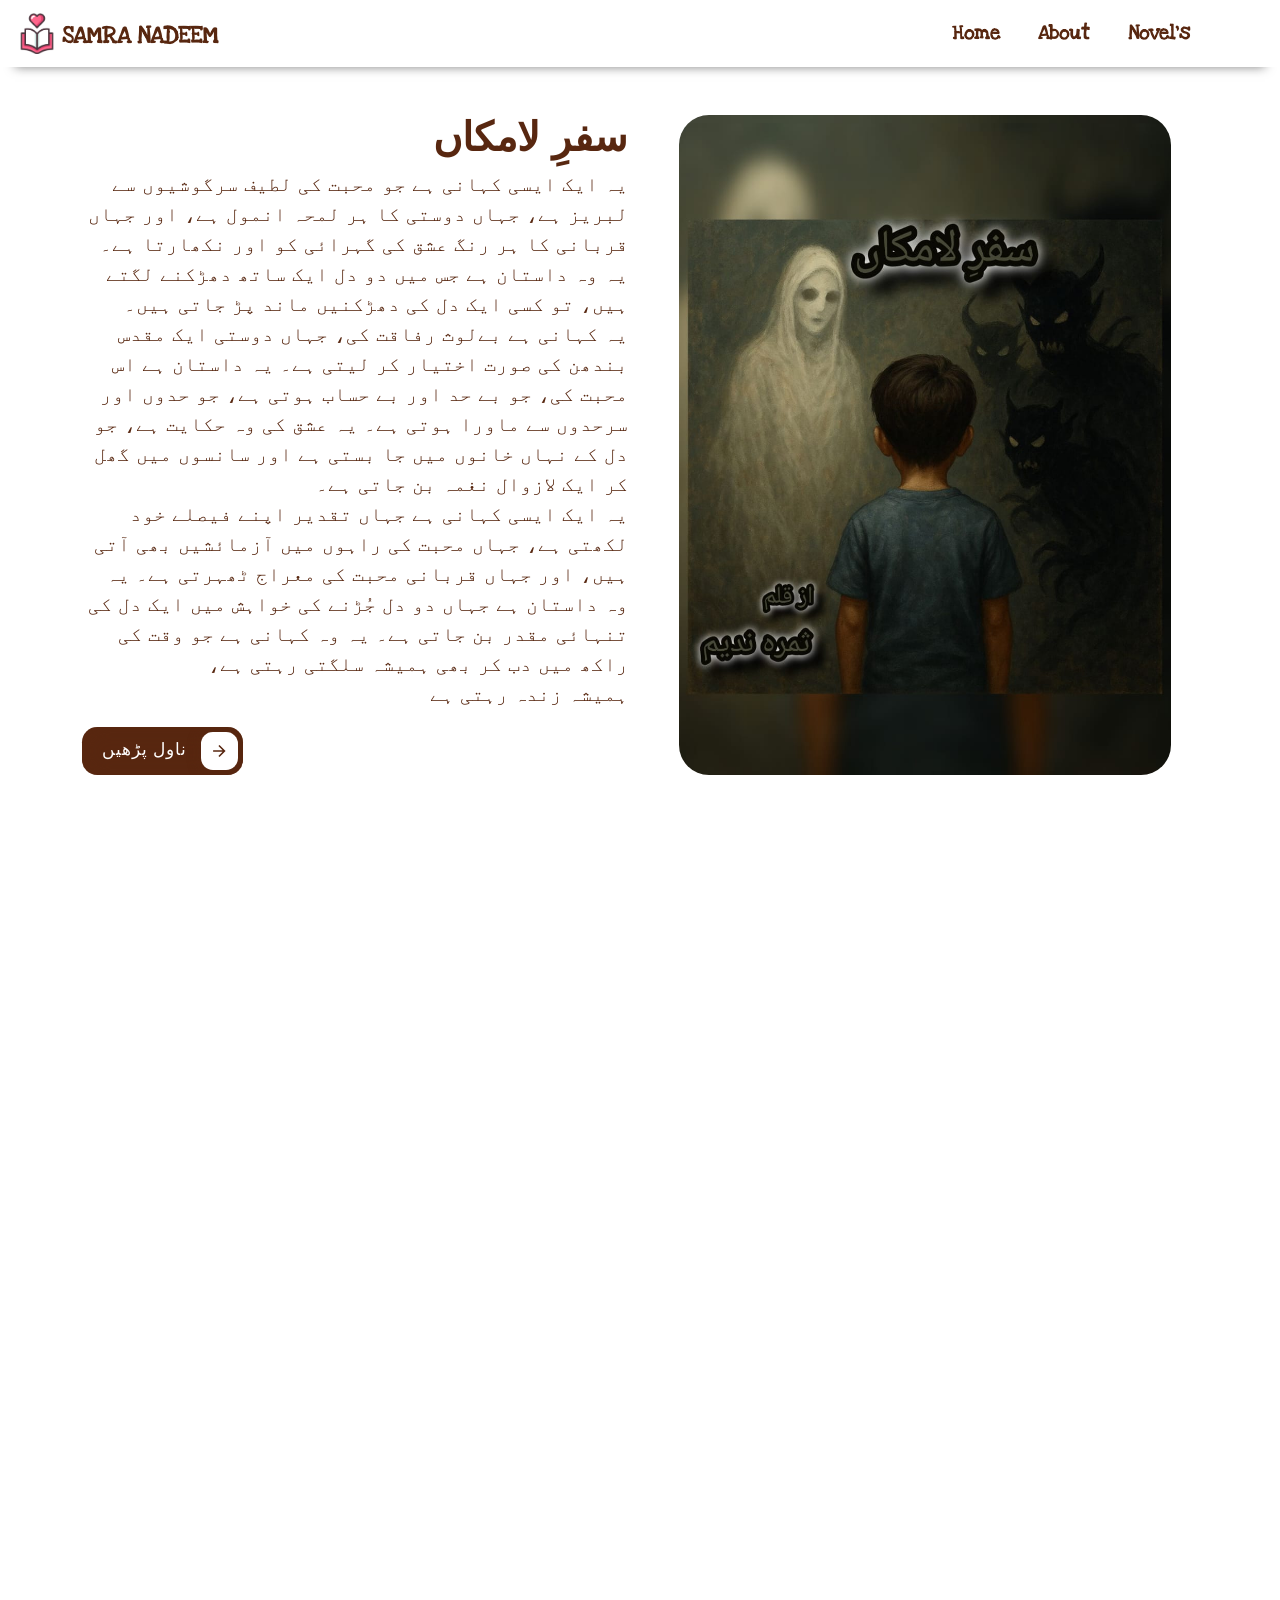
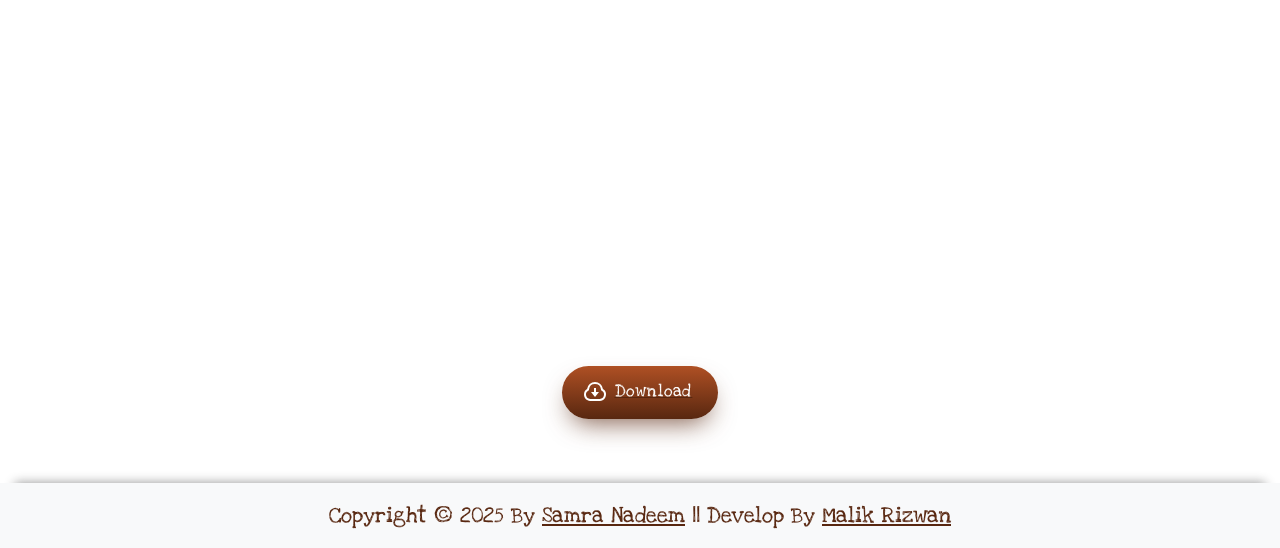
<file: Safar-e-lamahak.html>
<!DOCTYPE html>
<html lang="en">

<head>
    <meta charset="UTF-8">
    <meta name="viewport" content="width=device-width, initial-scale=1.0">
    <title>Samra Nadeem</title>
    <link rel="icon" type="image/x-icon" href="/img/book_5792288.png">
    <link href="https://cdn.jsdelivr.net/npm/bootstrap@5.3.3/dist/css/bootstrap.min.css" rel="stylesheet"
        integrity="sha384-QWTKZyjpPEjISv5WaRU9OFeRpok6YctnYmDr5pNlyT2bRjXh0JMhjY6hW+ALEwIH" crossorigin="anonymous">
    <script src="https://cdn.jsdelivr.net/npm/bootstrap@5.3.3/dist/js/bootstrap.bundle.min.js"
        integrity="sha384-YvpcrYf0tY3lHB60NNkmXc5s9fDVZLESaAA55NDzOxhy9GkcIdslK1eN7N6jIeHz"
        crossorigin="anonymous"></script>

    <link rel="stylesheet" href="style.css">
    <link rel="preconnect" href="https://fonts.googleapis.com">
    <link rel="preconnect" href="https://fonts.gstatic.com" crossorigin>
    <link
        href="https://fonts.googleapis.com/css2?family=David+Libre:wght@400;500;700&family=Inter:ital,opsz,wght@0,14..32,100..900;1,14..32,100..900&family=Love+Ya+Like+A+Sister&family=Plus+Jakarta+Sans:ital,wght@0,200..800;1,200..800&display=swap"
        rel="stylesheet">
</head>

<body>
    <nav class="navbar navbar-expand-md sticky-top">
        <div class="container-fluid">
            <a class="navbar-brand d-flex align-items-end" href="#">
                <img src="img/book_5792288.png" width="50px" alt=""> SAMRA NADEEM
            </a>
            <button class="navbar-toggler" type="button" data-bs-toggle="collapse" data-bs-target="#navbarNavAltMarkup"
                aria-controls="navbarNavAltMarkup" aria-expanded="false" aria-label="Toggle navigation">
                <span class="navbar-toggler-icon"></span>
            </button>
            <div class="collapse navbar-collapse justify-content-end pe-5" id="navbarNavAltMarkup">
                <div class="navbar-nav">
                    <a class="nav-link active" aria-current="page" href="#hero">Home</a>
                    <a class="nav-link" href="#about">About</a>
                    <a class="nav-link" href="#novels">Novel's</a>
                </div>
            </div>
        </div>
    </nav>
    <div class="container-fluid container-lg py-3 py-md-5 novels" id="novels">
        <div class="novel">
            <div class="row d-flex flex-column-reverse flex-md-row">
                <div class="col-12 col-md-6 text-end d-flex flex-column justify-content-center ">
                    <h3>سفرِ لامکاں</h3>
                    <p>

                        یہ ایک ایسی کہانی ہے جو محبت کی لطیف سرگوشیوں سے لبریز ہے، جہاں دوستی کا ہر لمحہ انمول ہے، اور
                        جہاں قربانی
                        کا ہر رنگ عشق کی گہرائی کو اور نکھارتا ہے۔ یہ وہ داستان ہے جس میں دو دل ایک ساتھ دھڑکنے لگتے
                        ہیں، تو کسی ایک
                        دل کی دھڑکنیں ماند پڑ جاتی ہیں۔
                        <br>
                        یہ کہانی ہے بےلوث رفاقت کی، جہاں دوستی ایک مقدس بندھن کی صورت اختیار کر لیتی ہے۔ یہ داستان ہے اس
                        محبت کی، جو
                        بے حد اور بے حساب ہوتی ہے، جو حدوں اور سرحدوں سے ماورا ہوتی ہے۔ یہ عشق کی وہ حکایت ہے، جو دل کے
                        نہاں خانوں
                        میں جا بستی ہے اور سانسوں میں گھل کر ایک لازوال نغمہ بن جاتی ہے۔
                        <br>
                        یہ ایک ایسی کہانی ہے جہاں تقدیر اپنے فیصلے خود لکھتی ہے، جہاں محبت کی راہوں میں آزمائشیں بھی آتی
                        ہیں، اور
                        جہاں قربانی محبت کی معراج ٹھہرتی ہے۔ یہ وہ داستان ہے جہاں دو دل جُڑنے کی خواہش میں ایک دل کی
                        تنہائی مقدر بن
                        جاتی ہے۔ یہ وہ کہانی ہے جو وقت کی راکھ میں دب کر بھی ہمیشہ سلگتی رہتی ہے، ہمیشہ زندہ رہتی ہے
                    </p>
                    <a href="#novel1" class="">
                        <button class="cssbuttons-io-button">
                            <div class="icon">
                                <svg height="24" width="24" viewBox="0 0 24 24" xmlns="http://www.w3.org/2000/svg">
                                    <path d="M0 0h24v24H0z" fill="none"></path>
                                    <path
                                        d="M16.172 11l-5.364-5.364 1.414-1.414L20 12l-7.778 7.778-1.414-1.414L16.172 13H4v-2z"
                                        fill="currentColor"></path>
                                </svg>
                            </div>
                            ناول پڑھیں
                        </button>
                    </a>
                </div>
                <div class="col-12 col-md-6  text-center">
                    <img src="img/Safar-e-La-Makan.jpg" alt="">
                </div>

            </div>
        </div>
    </div>


    <section class="container-fluid container-lg novel1 text-center pb-5 " id="novel1">
        <iframe class="pdf" src="/img/سفرِ لامکاں از قلم ثمرہ ندیم.pdf">
        </iframe>

        <a href="img/سفرِ لامکاں از قلم ثمرہ ندیم.pdf">
            <button class="cssbuttons-io-button2 my-3">
                <svg xmlns="http://www.w3.org/2000/svg" viewBox="0 0 24 24" width="24" height="24">
                    <path fill="none" d="M0 0h24v24H0z"></path>
                    <path fill="currentColor"
                        d="M1 14.5a6.496 6.496 0 0 1 3.064-5.519 8.001 8.001 0 0 1 15.872 0 6.5 6.5 0 0 1-2.936 12L7 21c-3.356-.274-6-3.078-6-6.5zm15.848 4.487a4.5 4.5 0 0 0 2.03-8.309l-.807-.503-.12-.942a6.001 6.001 0 0 0-11.903 0l-.12.942-.805.503a4.5 4.5 0 0 0 2.029 8.309l.173.013h9.35l.173-.013zM13 12h3l-4 5-4-5h3V8h2v4z">
                    </path>
                </svg>
                <span>Download</span>
            </button>
        </a>
    </section>
    <footer class="bg-body-tertiary text-center py-3">
        Copyright &#169; 2025 By <a href="https://www.instagram.com/samranadeem_official?igsh=d202dnN3azFuOWMz">Samra
            Nadeem</a> || Develop By <a href="https://malik-rizwan0.github.io/Portfolio-Website/">Malik Rizwan</a>
    </footer>
</body>

</html>
</file>
<file: style.css>
* {
  padding: 0;
  margin: 0;
  font-family: "Love Ya Like A Sister", cursive;
  color: #582710 !important;
}

.navbar {
  background-color: #fff;
  box-shadow: 0px 15px 10px -15px #11111185;
}

.navbar-brand {
  font-size: 24px;
  font-weight: 700;

}

.nav-link {
  font-size: 20px;
  font-weight: 600;
  padding-right: 30px !important;
}

.nav-link:hover {
  color: #af5024 !important;
  transform: scale(1.2);
}

.hero .hero-data {
  display: flex;
  flex-direction: column;
  justify-content: space-evenly;
  padding: min(100px, 45px);
}

.hero .hero-data h2 {
  font-size: 60px;
  font-weight: 700;
}

.hero .hero-data p {
  font-size: 22px;
}

.hero img {
  object-fit: contain;
}


/* Hero button  */
/* From Uiverse.io by adamgiebl */
.cssbuttons-io-button {
  background: #582710;
  color: white !important;
  font-family: inherit;
  padding: 0.35em;
  padding-left: 1.2em;
  font-size: 17px;
  font-weight: 500;
  border-radius: 0.9em;
  border: none;
  letter-spacing: 0.05em;
  display: flex;
  align-items: center;
  box-shadow: inset 0 0 1.6em -0.6em #582710;
  overflow: hidden;
  position: relative;
  height: 2.8em;
  padding-right: 3.3em;
  cursor: pointer;
}

.cssbuttons-io-button .icon {
  background: white;
  margin-left: 1em;
  position: absolute;
  display: flex;
  align-items: center;
  justify-content: center;
  height: 2.2em;
  width: 2.2em;
  border-radius: 0.7em;
  box-shadow: 0.1em 0.1em 0.6em 0.2em #582710;
  right: 0.3em;
  transition: all 0.3s;
}

.cssbuttons-io-button:hover .icon {
  width: calc(100% - 0.6em);
}

.cssbuttons-io-button .icon svg {
  width: 1.1em;
  transition: transform 0.3s;
  color: #582710;
}

.cssbuttons-io-button:hover .icon svg {
  transform: translateX(0.1em);
}

.cssbuttons-io-button:active .icon {
  transform: scale(0.95);
}


/* ABOUT SECTION  */
.about img {
  border-radius: 30px;
  width: 80%;
  height: 100%;
  object-fit: cover;
}

h3 {
  font-size: 40px;
  font-weight: 600;
}

p {
  font-size: 20px;
  font-weight: 500;
}

/* novel SECTION  */
.novel img {
  border-radius: 30px;
  min-width: 450px;
  max-width: 90%;
  height: 100%;
  object-fit: cover;
}

.novel1 iframe {
  width: 100%;
  max-width: 800px;
  /* height: 90dvh; */
  zoom: 1;
  aspect-ratio: 5/7 !important; 
}
#novels .card{
  max-width: 400px;
  margin: auto ;
  box-shadow: 0 0.7em 1.5em -0.5em #582710be;
}
#novels .card img{
  width: 100%;
  max-width: 100% !important;
}

/* From Uiverse.io by adamgiebl */
.cssbuttons-io-button2 {
  display: flex;
  align-items: center;
  font-family: inherit;
  cursor: pointer;
  font-weight: 500;
  font-size: 17px;
  padding: 0.8em 1.5em 0.8em 1.2em;
  color: white !important;
  background: #582710;
  background: linear-gradient(0deg,
      #582710 0%,
      #af5024 100%);
  border: none;
  box-shadow: 0 0.7em 1.5em -0.5em #582710be;
  letter-spacing: 0.05em;
  border-radius: 20em;
  color: #fff !important;
  margin: auto;
}

.cssbuttons-io-button2 span {
  color: #fff !important;
}

.cssbuttons-io-button2 svg {
  margin-right: 8px;
  color: #fff !important;
}

.cssbuttons-io-button2 path {
  color: #fff !important;

}

.cssbuttons-io-button2:hover {
  box-shadow: 0 0.5em 1.5em -0.5em #582710be;
}

.cssbuttons-io-button2:active {
  box-shadow: 0 0.3em 1em -0.5em #582710be;
}


footer {
  box-shadow: 0px -15px 10px -15px #11111173;

  font-size: 22px;
}

@media screen and (max-width: 992px) and (min-width:767.9px) {
  .hero .hero-data h2 {
    font-size: 40px;
  }

  .hero .hero-data p {
    font-size: 18px;
  }

  .hero .hero-data {
    padding: 25px;
  }

  p {
    font-size: 16px;
  }

  .novel img {
    min-width: 350px;
    object-position: left;
  }
}

@media screen and (max-width:767.8px) {

  img:not(.navbar-brand img),
  .novel img {
    min-width: 300px !important;
    max-width: 350px !important;
  }
}

@media screen and (max-width:767.8px) {

  .hero .hero-data {
    padding: 20px;
  }

  .hero .hero-data h2 {
    font-size: 35px;
  }

  .hero .hero-data p {
    font-size: 18px;
  }

  h3 {
    font-size: 30px;
  }

  p {
    font-size: 16px;
  }
  .col-12{
    padding: auto 10px ;
  }

  img:not(.navbar-brand img),
  .novel img {
    min-width: 250px !important;
    max-width: 300px !important;
  }

  .novel1 iframe {
    width: 100%;
    max-width: 400px;
    height: 70dvh;
    min-height: 500px;
  }
footer{
  font-size: 18px;
}
}
</file>
